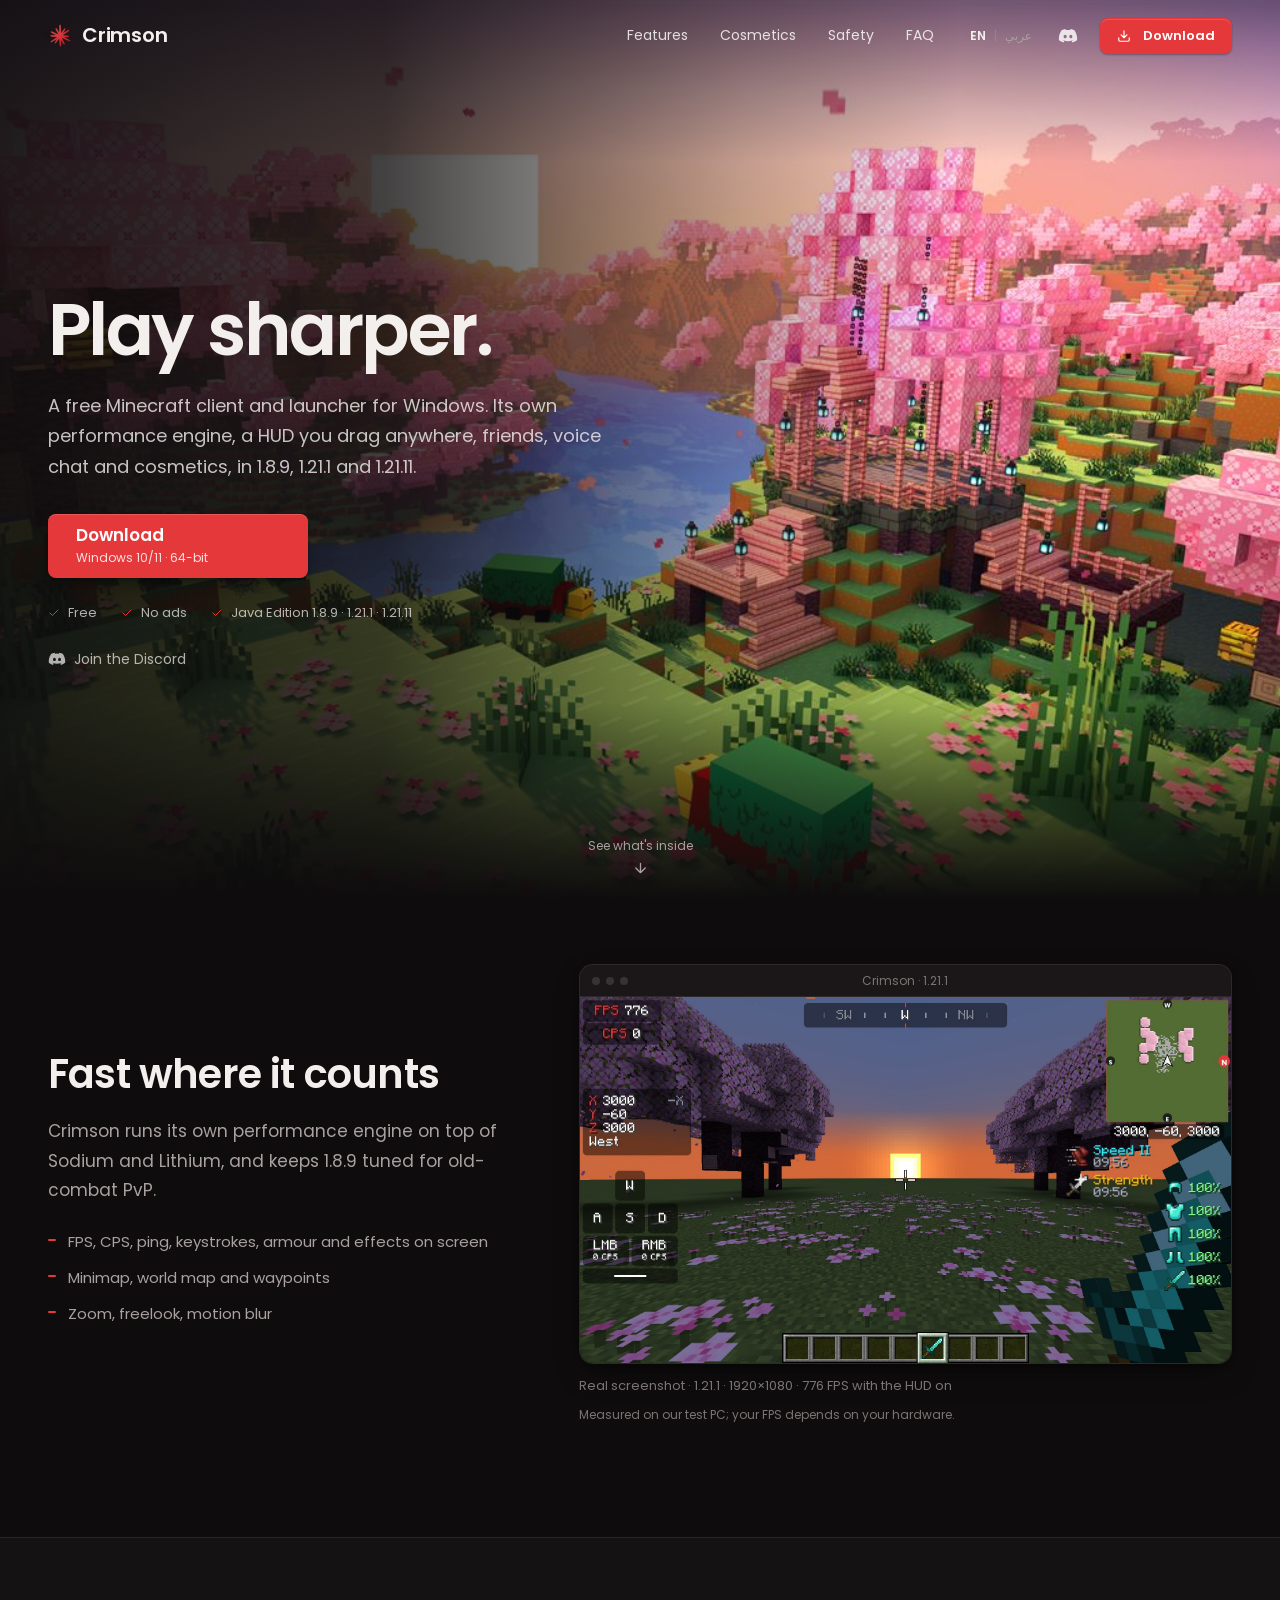
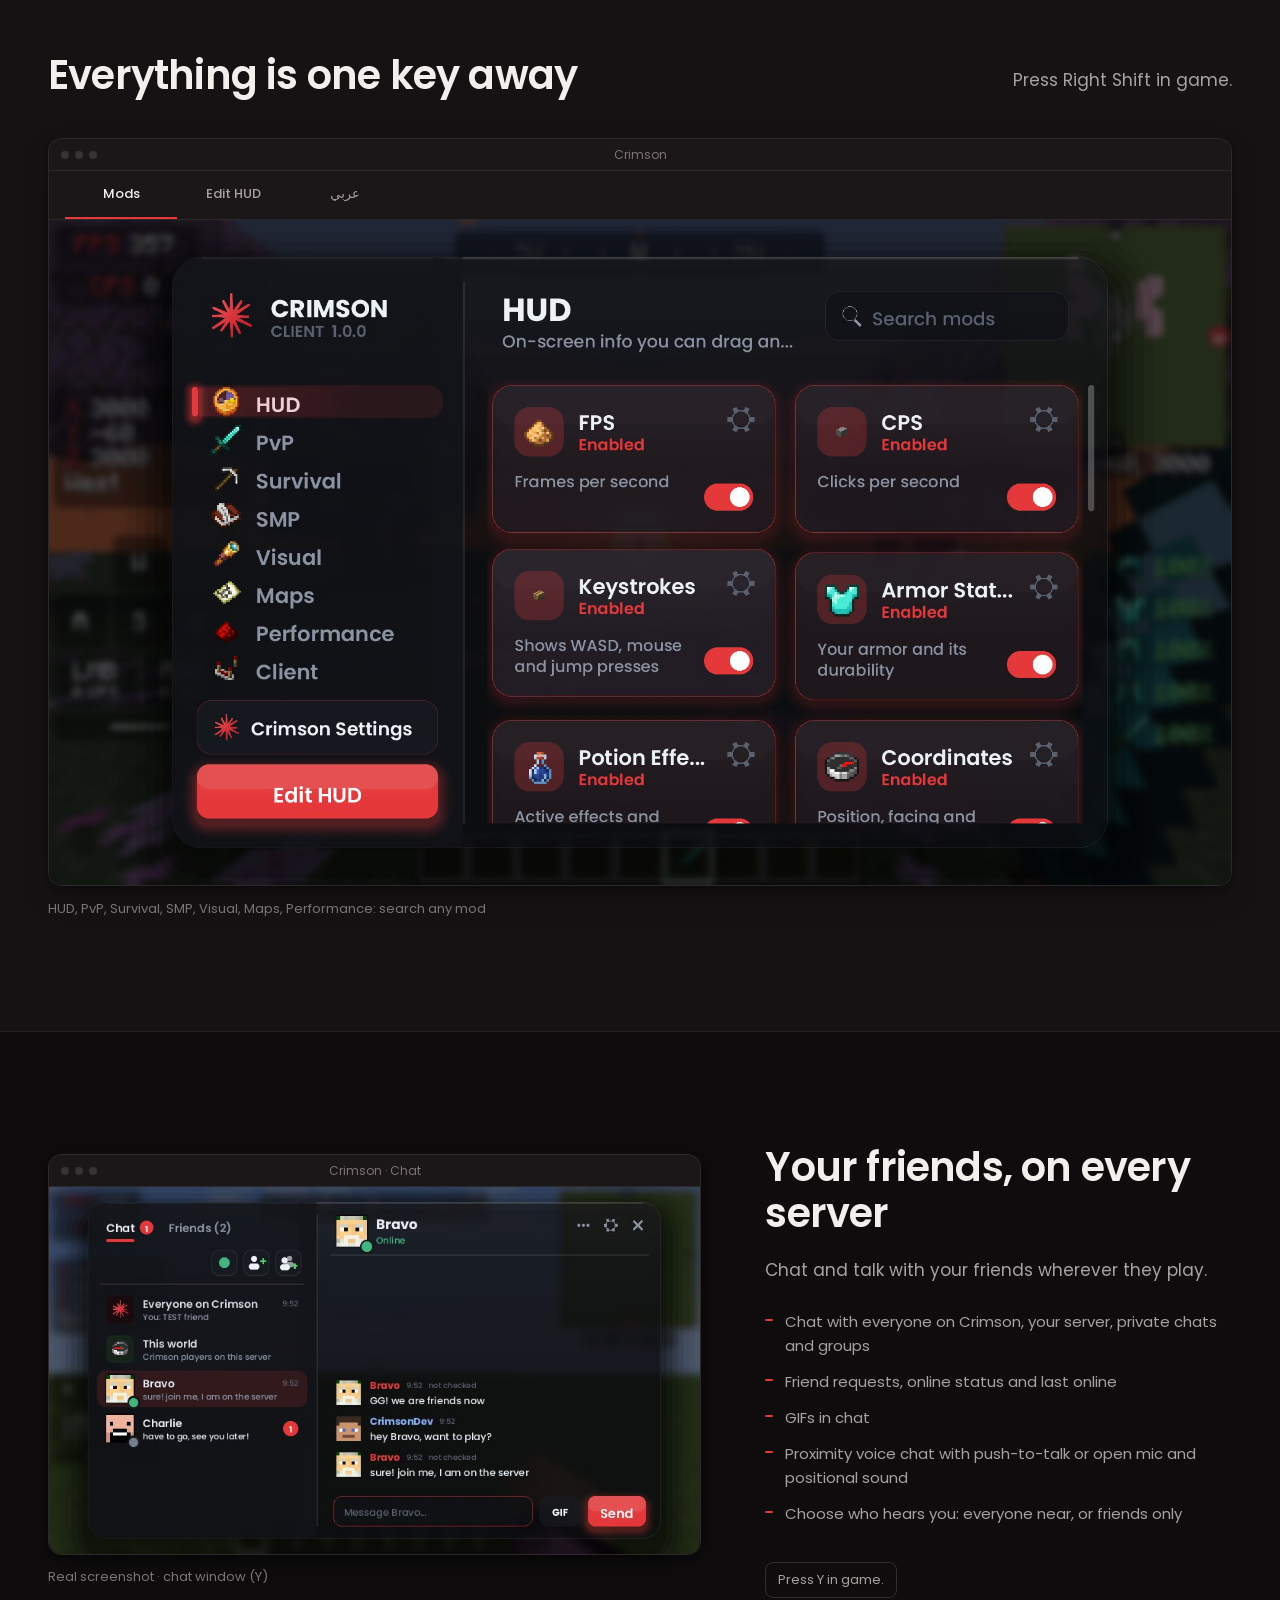
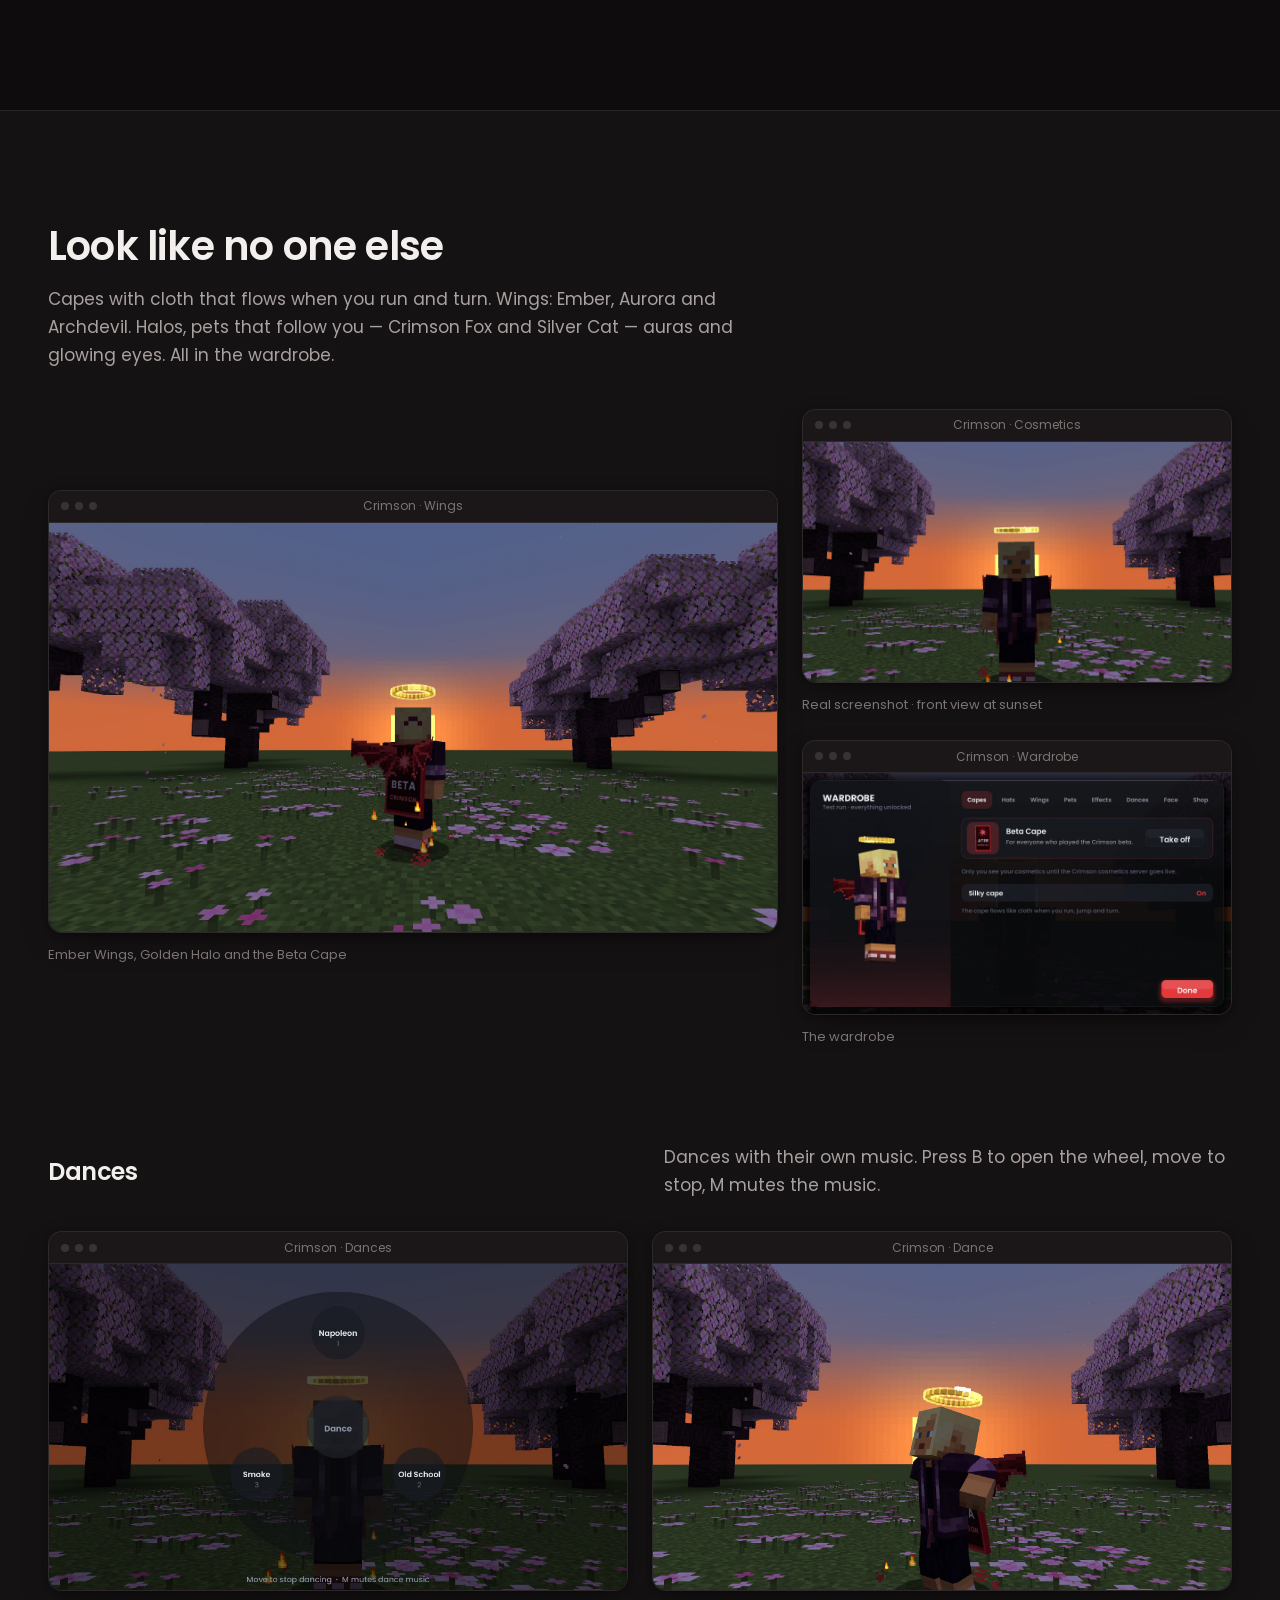
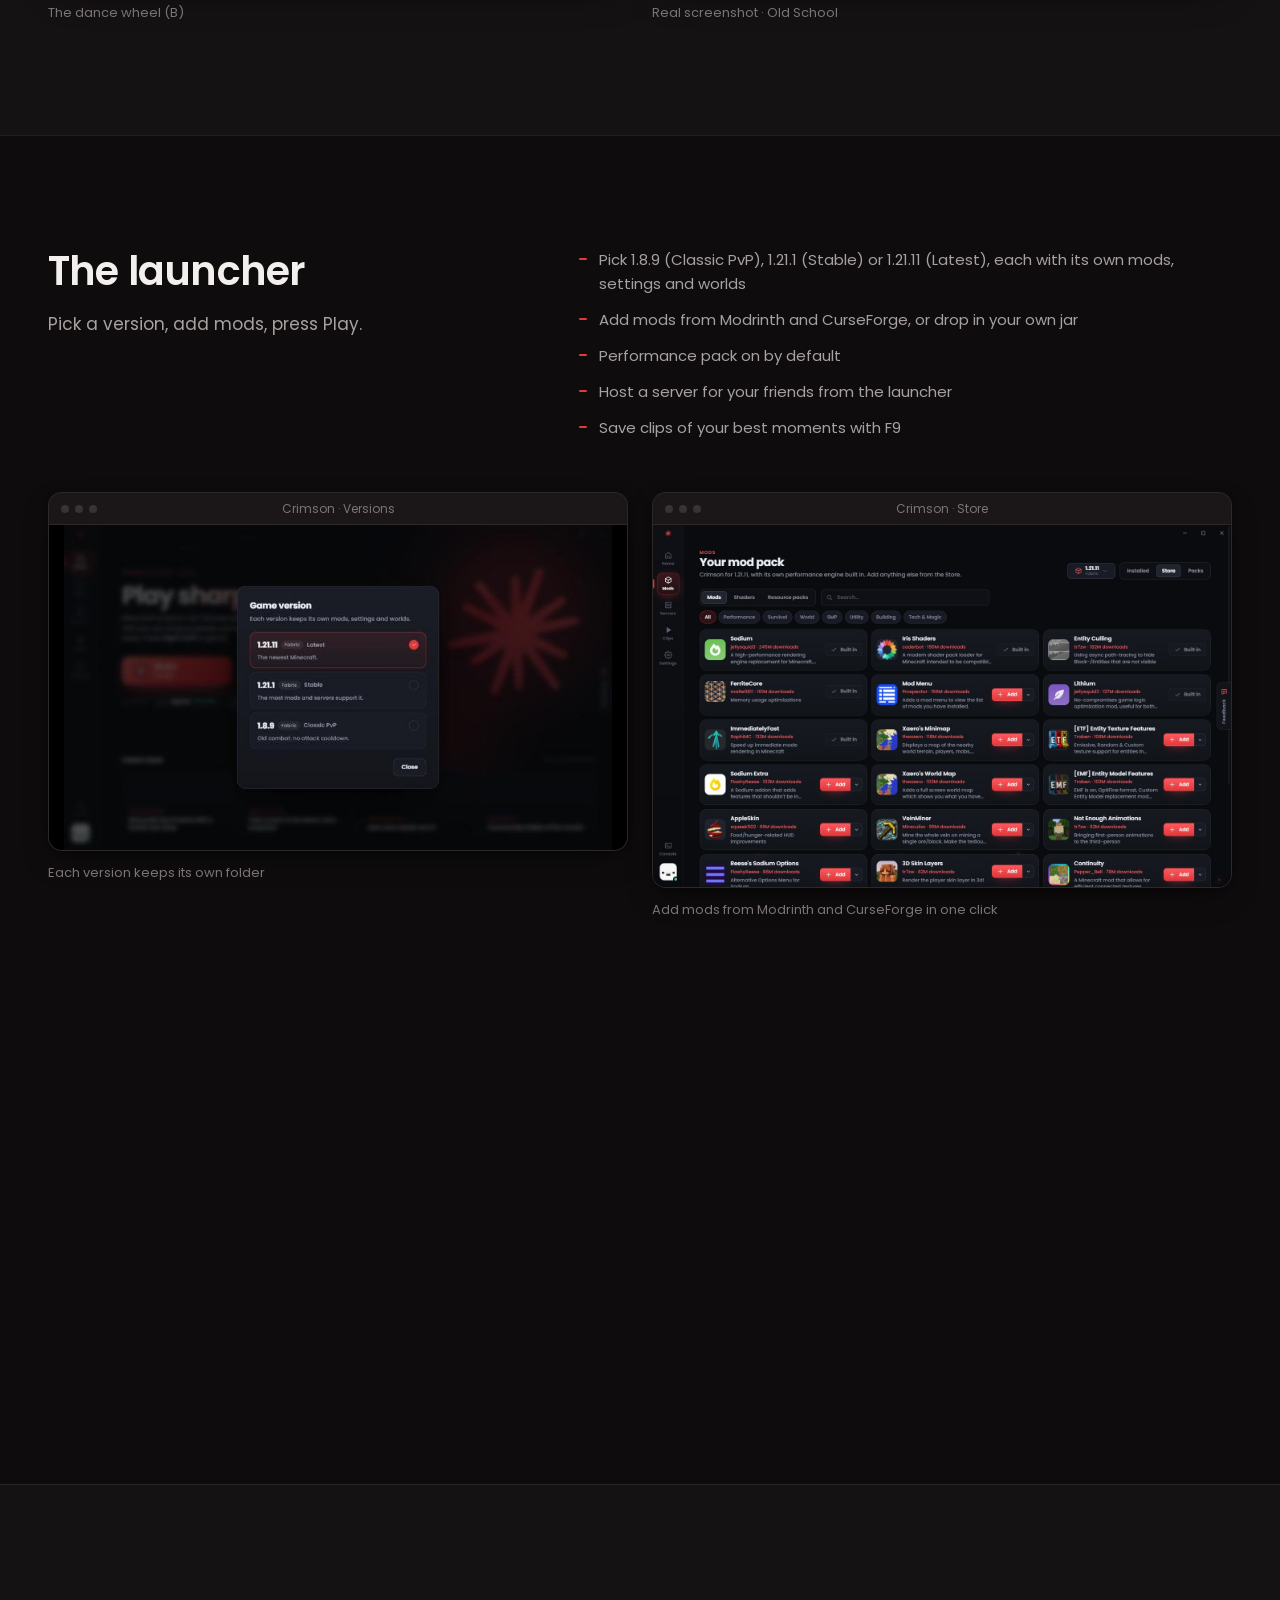
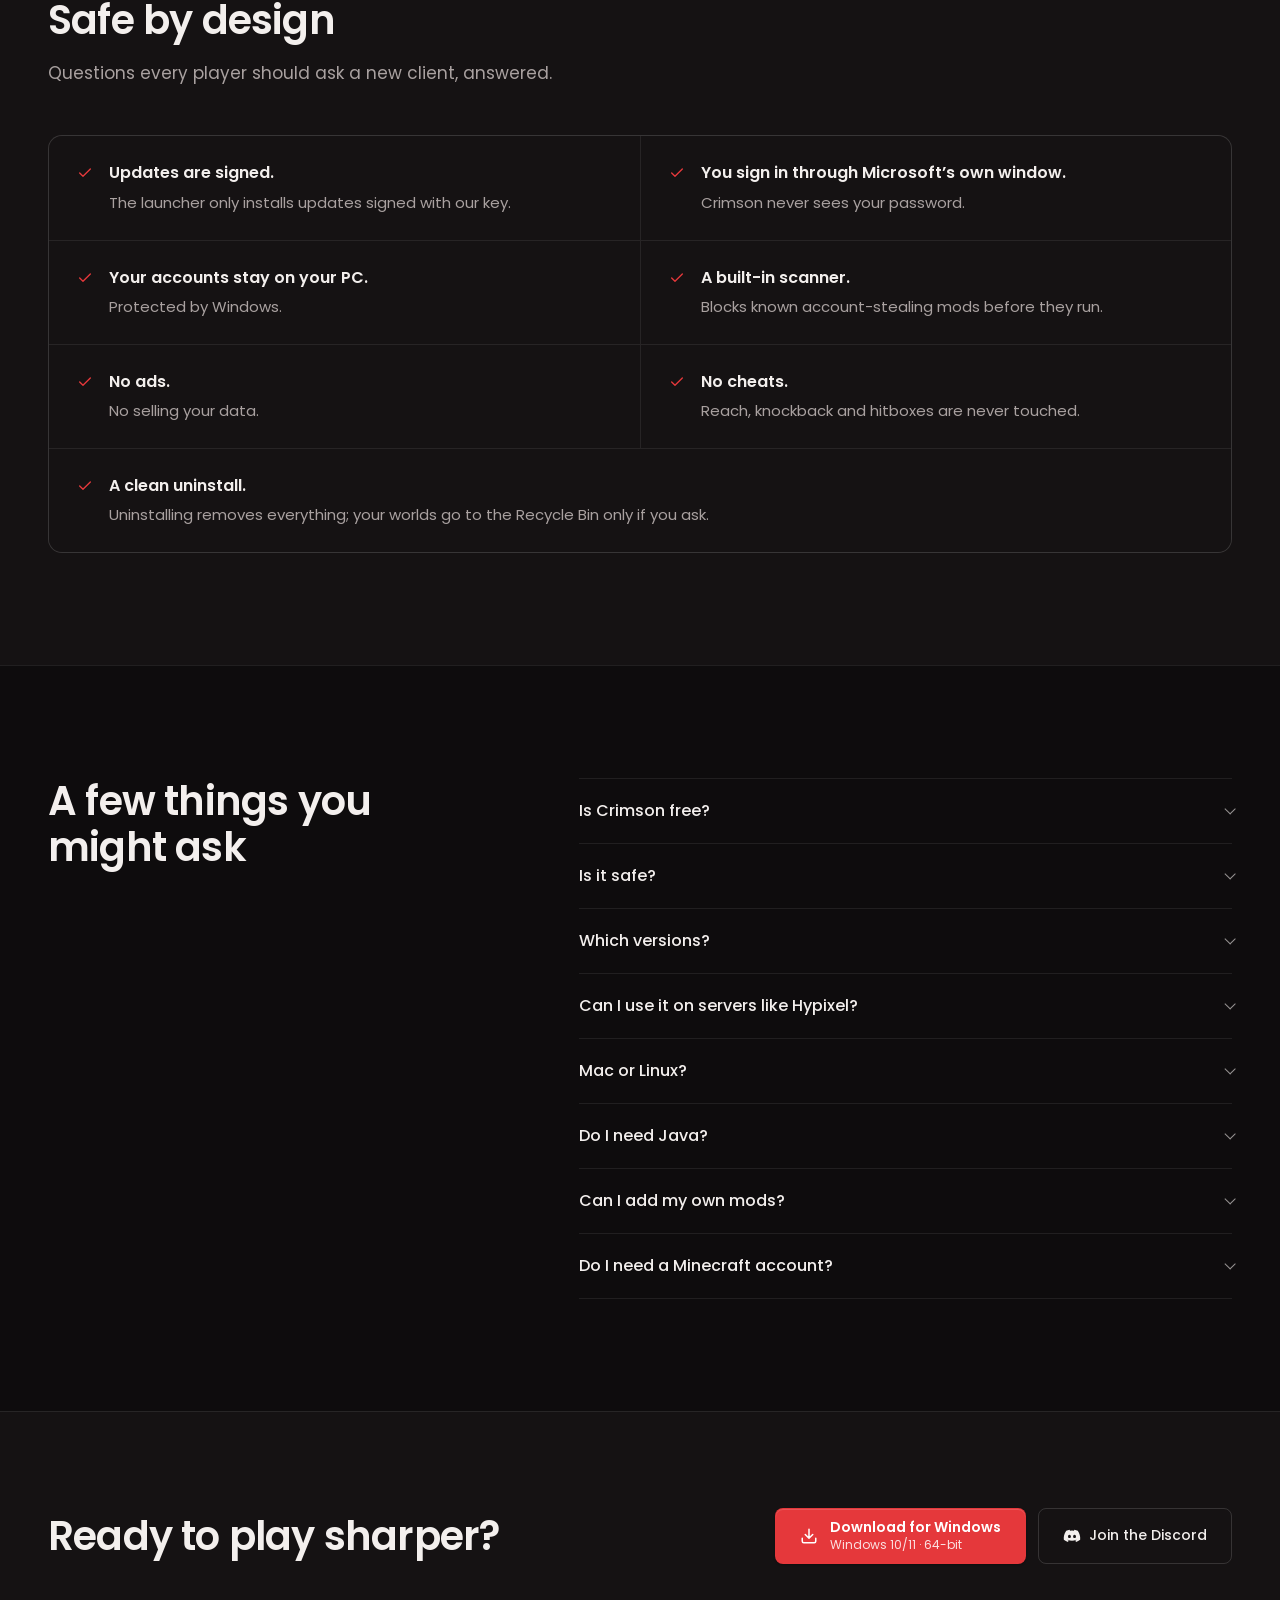
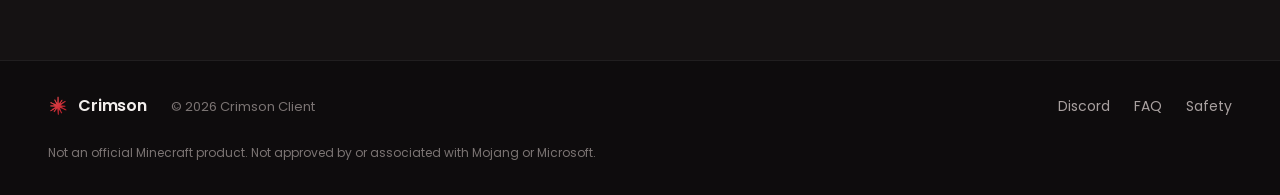
<file: index.html>
<!doctype html>
<html lang="en" dir="ltr">
<head>
<meta charset="utf-8">
<meta name="viewport" content="width=device-width, initial-scale=1, viewport-fit=cover">
<title>Crimson Client: free Minecraft client for PvP (1.8.9, 1.21.1, 1.21.11)</title>
<meta name="description" content="A free Minecraft Java client and launcher for Windows. Performance, a customizable HUD, friends, voice chat and cosmetics. No ads. No cheats.">
<meta property="og:title" content="Crimson Client: free Minecraft client for PvP (1.8.9, 1.21.1, 1.21.11)">
<meta property="og:description" content="A free Minecraft Java client and launcher for Windows. Performance, a customizable HUD, friends, voice chat and cosmetics. No ads. No cheats.">
<meta property="og:type" content="website">
<meta property="og:image" content="img/hero-cherry.jpg">
<meta name="twitter:card" content="summary_large_image">
<link rel="icon" type="image/png" href="img/crimson-logo.png">
<link rel="preconnect" href="https://fonts.googleapis.com">
<link rel="preconnect" href="https://fonts.gstatic.com" crossorigin>
<link rel="stylesheet" href="https://fonts.googleapis.com/css2?family=Noto+Sans+Arabic:wght@400;500;600;700&family=Poppins:wght@400;500;600;700&display=swap">
<link rel="stylesheet" href="css/site.css">
<link rel="preload" as="image" href="img/hero-cherry.jpg" imagesrcset="img/hero-cherry-1280.jpg 1280w, img/hero-cherry.jpg 2560w" imagesizes="100vw">
</head>
<body>
<div class="crimson-site">
<a class="skip-link" href="#main" data-i18n="skip">Skip to content</a>

<header class="site-header over-film">
  <div class="container header-inner">
    <a href="#" class="brand" aria-label="Crimson"><img src="img/crimson-logo.png" alt="" width="24" height="24">Crimson</a>
    <nav class="header-nav" data-i18n-aria="navigation" aria-label="Main navigation">
      <a href="#features" data-i18n="nav.0">Features</a><a href="#cosmetics" data-i18n="nav.1">Cosmetics</a><a href="#safety" data-i18n="nav.2">Safety</a><a href="#faq" data-i18n="nav.3">FAQ</a>
    </nav>
    <div class="header-actions">
      <div class="language-control" data-i18n-aria="languageLabel" aria-label="Language">
        <button type="button" class="btn quiet-button language-button active" data-lang="en" lang="en" aria-pressed="true">EN</button><span class="language-divider" aria-hidden="true">|</span><button type="button" class="btn quiet-button language-button" data-lang="ar" lang="ar" aria-pressed="false">عربي</button>
      </div>
      <a class="icon-link" data-discord data-i18n-aria="discord" aria-label="Join the Discord" target="_blank" rel="noopener noreferrer"><svg viewBox="0 0 24 24" fill="currentColor" aria-hidden="true"><use href="#i-discord"/></svg></a>
      <div data-download="compact"></div>
      <button type="button" class="btn quiet-button mobile-menu-toggle" aria-expanded="false" aria-controls="mobile-navigation" data-i18n-aria="menu" aria-label="Open menu"><svg class="i-open" viewBox="0 0 24 24" aria-hidden="true"><use href="#i-menu"/></svg><svg class="i-close" viewBox="0 0 24 24" aria-hidden="true"><use href="#i-x"/></svg></button>
    </div>
  </div>
  <nav id="mobile-navigation" class="mobile-nav" hidden data-i18n-aria="menu" aria-label="Open menu">
    <a href="#features" data-i18n="nav.0">Features</a><a href="#cosmetics" data-i18n="nav.1">Cosmetics</a><a href="#safety" data-i18n="nav.2">Safety</a><a href="#faq" data-i18n="nav.3">FAQ</a>
    <a data-discord data-i18n="discord" target="_blank" rel="noopener noreferrer">Join the Discord</a>
    <div data-download="full"></div>
  </nav>
</header>

<main id="main">
  <!-- The first screen: an official Minecraft wallpaper (Mojang, "Soothing Scenes": the cherry grove), sharp, with
       the name, one line and the Download button on the left. -->
  <section class="hero-section" aria-labelledby="hero-title">
    <img class="hero-bg" src="img/hero-cherry.jpg" srcset="img/hero-cherry-1280.jpg 1280w, img/hero-cherry.jpg 2560w" sizes="100vw" alt="" width="2560" height="1440" fetchpriority="high">
    <div class="hero-shade" aria-hidden="true"></div>
    <div class="container hero-center">
      <h1 id="hero-title" data-i18n="hero">Play sharper.</h1>
      <p class="hero-intro" data-i18n="intro">A free Minecraft client and launcher for Windows. Its own performance engine, a HUD you drag anywhere, friends, voice chat and cosmetics, in 1.8.9, 1.21.1 and 1.21.11.</p>
      <div data-download="hero"></div>
      <div class="hero-ticks">
        <span><svg viewBox="0 0 24 24" aria-hidden="true"><use href="#i-check"/></svg><span data-i18n="ticks.0">Free</span></span>
        <span><svg viewBox="0 0 24 24" aria-hidden="true"><use href="#i-check"/></svg><span data-i18n="ticks.1">No ads</span></span>
        <span><svg viewBox="0 0 24 24" aria-hidden="true"><use href="#i-check"/></svg><span data-i18n="ticks.2">Java Edition 1.8.9 · 1.21.1 · 1.21.11</span></span>
      </div>
      <a class="hero-discord" data-discord target="_blank" rel="noopener noreferrer"><svg viewBox="0 0 24 24" fill="currentColor" aria-hidden="true"><use href="#i-discord"/></svg><span data-i18n="discord">Join the Discord</span><span class="discord-online" hidden></span></a>
    </div>
    <a class="hero-scroll" href="#features"><span data-i18n="inside">See what's inside</span><svg viewBox="0 0 24 24" aria-hidden="true"><use href="#i-arrow-down"/></svg></a>
  </section>

  <section id="features" class="section performance-section">
    <div class="container feature-row">
      <div class="section-copy">
        <h2 data-i18n="performance">Fast where it counts</h2>
        <p data-i18n="performanceText">Crimson runs its own performance engine on top of Sodium and Lithium, and keeps 1.8.9 tuned for old-combat PvP.</p>
        <ul class="dot-list"><li data-i18n="performanceList.0">FPS, CPS, ping, keystrokes, armour and effects on screen</li><li data-i18n="performanceList.1">Minimap, world map and waypoints</li><li data-i18n="performanceList.2">Zoom, freelook, motion blur</li></ul>
      </div>
      <div class="media-column">
        <figure class="screenshot-figure"><div class="window-frame"><div class="window-bar" aria-hidden="true"><span class="window-dots"><i></i><i></i><i></i></span><span class="window-label" data-i18n="frameLabels.0">Crimson · 1.21.1</span><span class="window-end"></span></div><img class="game-screenshot" src="img/hud.jpg" data-i18n-alt="alt.hud" alt="Crimson HUD showing 776 FPS, keystrokes, armour, effects, compass and minimap" width="1920" height="1080" loading="lazy"></div><figcaption data-i18n="performanceCaption">Real screenshot · 1.21.1 · 1920×1080 · 776 FPS with the HUD on</figcaption></figure>
        <p class="measurement" data-i18n="measurement">Measured on our test PC; your FPS depends on your hardware.</p>
      </div>
    </div>
  </section>

  <section class="section menu-section">
    <div class="container">
      <div class="section-heading"><h2 data-i18n="menuTitle">Everything is one key away</h2><p data-i18n="menuSub">Press Right Shift in game.</p></div>
      <figure class="screenshot-figure"><div class="window-frame">
        <div class="window-bar" aria-hidden="true"><span class="window-dots"><i></i><i></i><i></i></span><span class="window-label" data-i18n="frameLabels.1">Crimson</span><span class="window-end"></span></div>
        <div class="tab-list" role="tablist" data-i18n-aria="menuTitle" aria-label="Everything is one key away">
          <button type="button" class="btn quiet-button tab-button" role="tab" id="game-tab-0" aria-controls="game-panel" aria-selected="true" tabindex="0" data-i18n="tabs.0">Mods</button>
          <button type="button" class="btn quiet-button tab-button" role="tab" id="game-tab-1" aria-controls="game-panel" aria-selected="false" tabindex="-1" data-i18n="tabs.1">Edit HUD</button>
          <button type="button" class="btn quiet-button tab-button" role="tab" id="game-tab-2" aria-controls="game-panel" aria-selected="false" tabindex="-1" data-i18n="tabs.2">عربي</button>
        </div>
        <div id="game-panel" role="tabpanel" aria-labelledby="game-tab-0" tabindex="0"><img class="game-screenshot tab-image" src="img/mod-menu.jpg" data-i18n-alt="alt.mods" alt="Crimson mod menu with searchable HUD, PvP, survival and performance categories" width="1920" height="1080" loading="lazy"></div>
      </div></figure>
      <p class="pixel-label tab-caption" data-i18n="tabCaptions.0">HUD, PvP, Survival, SMP, Visual, Maps, Performance: search any mod</p>
    </div>
  </section>

  <section class="section social-section">
    <div class="container feature-row image-first">
      <figure class="screenshot-figure"><div class="window-frame"><div class="window-bar" aria-hidden="true"><span class="window-dots"><i></i><i></i><i></i></span><span class="window-label" data-i18n="frameLabels.2">Crimson · Chat</span><span class="window-end"></span></div><img class="game-screenshot" src="img/chat.jpg" data-i18n-alt="alt.chat" alt="Crimson chat with friends, server conversations and private messages" width="854" height="480" loading="lazy"></div><figcaption data-i18n="socialCaption">Real screenshot · chat window (Y)</figcaption></figure>
      <div class="section-copy">
        <h2 data-i18n="socialTitle">Your friends, on every server</h2>
        <p data-i18n="socialText">Chat and talk with your friends wherever they play.</p>
        <ul class="dot-list"><li data-i18n="socialList.0">Chat with everyone on Crimson, your server, private chats and groups</li><li data-i18n="socialList.1">Friend requests, online status and last online</li><li data-i18n="socialList.2">GIFs in chat</li><li data-i18n="socialList.3">Proximity voice chat with push-to-talk or open mic and positional sound</li><li data-i18n="socialList.4">Choose who hears you: everyone near, or friends only</li></ul>
        <div class="pixel-label key-note" data-i18n="socialKey">Press Y in game.</div>
      </div>
    </div>
  </section>

  <section id="cosmetics" class="section cosmetics-section">
    <div class="container">
      <div class="section-heading cosmetics-intro"><h2 data-i18n="cosmeticsTitle">Look like no one else</h2><p data-i18n="cosmeticsText">Capes with cloth that flows when you run and turn. Wings: Ember, Aurora and Archdevil. Halos, pets that follow you — Crimson Fox and Silver Cat — auras and glowing eyes. All in the wardrobe.</p></div>
      <div class="cosmetics-layout">
        <figure class="screenshot-figure"><div class="window-frame"><div class="window-bar" aria-hidden="true"><span class="window-dots"><i></i><i></i><i></i></span><span class="window-label" data-i18n="frameLabels.3">Crimson · Wings</span><span class="window-end"></span></div><img class="game-screenshot" src="img/wings.jpg" data-i18n-alt="alt.wings" alt="Minecraft player wearing Crimson wings in a cherry grove" width="1920" height="1080" loading="lazy"></div><figcaption data-i18n="wingsCaption">Ember Wings, Golden Halo and the Beta Cape</figcaption></figure>
        <div class="cosmetics-stack">
          <figure class="screenshot-figure"><div class="window-frame"><div class="window-bar" aria-hidden="true"><span class="window-dots"><i></i><i></i><i></i></span><span class="window-label" data-i18n="frameLabels.4">Crimson · Cosmetics</span><span class="window-end"></span></div><img class="game-screenshot" src="img/cosmetics.jpg" data-i18n-alt="alt.cosmetics" alt="Minecraft player showing a halo, cape and cosmetic effects" width="1920" height="1080" loading="lazy"></div><figcaption data-i18n="cosmeticsCaption">Real screenshot · front view at sunset</figcaption></figure>
          <figure class="screenshot-figure"><div class="window-frame"><div class="window-bar" aria-hidden="true"><span class="window-dots"><i></i><i></i><i></i></span><span class="window-label" data-i18n="frameLabels.5">Crimson · Wardrobe</span><span class="window-end"></span></div><img class="game-screenshot" src="img/wardrobe.jpg" data-i18n-alt="alt.wardrobe" alt="Crimson wardrobe with the Beta Cape on the player preview" width="1920" height="1080" loading="lazy"></div><figcaption data-i18n="wardrobeCaption">The wardrobe</figcaption></figure>
        </div>
      </div>
      <div class="dances-heading"><h3 data-i18n="dancesTitle">Dances</h3><p data-i18n="dancesText">Dances with their own music. Press B to open the wheel, move to stop, M mutes the music.</p></div>
      <div class="paired-windows">
        <figure class="screenshot-figure"><div class="window-frame"><div class="window-bar" aria-hidden="true"><span class="window-dots"><i></i><i></i><i></i></span><span class="window-label" data-i18n="frameLabels.6">Crimson · Dances</span><span class="window-end"></span></div><img class="game-screenshot" src="img/dance-wheel.jpg" data-i18n-alt="alt.wheel" alt="Crimson dance wheel with selectable dances" width="1920" height="1080" loading="lazy"></div><figcaption data-i18n="danceWheelCaption">The dance wheel (B)</figcaption></figure>
        <figure class="screenshot-figure"><div class="window-frame"><div class="window-bar" aria-hidden="true"><span class="window-dots"><i></i><i></i><i></i></span><span class="window-label" data-i18n="frameLabels.7">Crimson · Dance</span><span class="window-end"></span></div><img class="game-screenshot" src="img/dance.jpg" data-i18n-alt="alt.dance" alt="Player dancing Old School with a halo and wings at sunset" width="1920" height="1080" loading="lazy"></div><figcaption data-i18n="danceCaption">Real screenshot · Old School</figcaption></figure>
      </div>
    </div>
  </section>

  <section class="section launcher-section">
    <div class="container">
      <div class="launcher-heading">
        <div><h2 data-i18n="launcherTitle">The launcher</h2><p data-i18n="launcherText">Pick a version, add mods, press Play.</p></div>
        <ul class="dot-list"><li data-i18n="launcherList.0">Pick 1.8.9 (Classic PvP), 1.21.1 (Stable) or 1.21.11 (Latest), each with its own mods, settings and worlds</li><li data-i18n="launcherList.1">Add mods from Modrinth and CurseForge, or drop in your own jar</li><li data-i18n="launcherList.2">Performance pack on by default</li><li data-i18n="launcherList.3">Host a server for your friends from the launcher</li><li data-i18n="launcherList.4">Save clips of your best moments with F9</li></ul>
      </div>
      <div class="paired-windows launcher-windows">
        <figure class="screenshot-figure"><div class="window-frame"><div class="window-bar" aria-hidden="true"><span class="window-dots"><i></i><i></i><i></i></span><span class="window-label" data-i18n="frameLabels.8">Crimson · Versions</span><span class="window-end"></span></div><img class="game-screenshot" src="img/launcher-versions.jpg" data-i18n-alt="alt.versions" alt="Crimson launcher version picker: 1.21.11 Latest, 1.21.1 Stable, 1.8.9 Classic PvP" width="800" height="474" loading="lazy"></div><figcaption data-i18n="versionsCaption">Each version keeps its own folder</figcaption></figure>
        <figure class="screenshot-figure"><div class="window-frame"><div class="window-bar" aria-hidden="true"><span class="window-dots"><i></i><i></i><i></i></span><span class="window-label" data-i18n="launcherLabels.0">Crimson · Store</span><span class="window-end"></span></div><img class="game-screenshot wide" src="img/launcher-store.jpg" data-i18n-alt="alt.launcherStore" alt="Crimson launcher store with Modrinth and CurseForge mods" width="1440" height="900" loading="lazy"></div><figcaption data-i18n="launcherCaptions.0">Add mods from Modrinth and CurseForge in one click</figcaption></figure>
        <figure class="screenshot-figure"><div class="window-frame"><div class="window-bar" aria-hidden="true"><span class="window-dots"><i></i><i></i><i></i></span><span class="window-label" data-i18n="launcherLabels.1">Crimson · Servers</span><span class="window-end"></span></div><img class="game-screenshot wide" src="img/launcher-server.jpg" data-i18n-alt="alt.launcherServer" alt="Crimson launcher server creation window" width="1440" height="900" loading="lazy"></div><figcaption data-i18n="launcherCaptions.1">Create a server for your friends from one window</figcaption></figure>
        <figure class="screenshot-figure"><div class="window-frame"><div class="window-bar" aria-hidden="true"><span class="window-dots"><i></i><i></i><i></i></span><span class="window-label" data-i18n="launcherLabels.2">Crimson · Settings</span><span class="window-end"></span></div><img class="game-screenshot wide" src="img/launcher-settings.jpg" data-i18n-alt="alt.launcherSettings" alt="Crimson launcher memory, window, language and Java settings" width="1440" height="900" loading="lazy"></div><figcaption data-i18n="launcherCaptions.2">Memory, window size, language and Java tuning</figcaption></figure>
      </div>
    </div>
  </section>

  <section id="safety" class="section safety-section">
    <div class="container">
      <div class="section-heading"><h2 data-i18n="safetyTitle">Safe by design</h2><p data-i18n="safetySub">Questions every player should ask a new client, answered.</p></div>
      <ul class="safety-list">
        <li><svg viewBox="0 0 24 24" aria-hidden="true"><use href="#i-check"/></svg><div><strong data-i18n="safety.0.0">Updates are signed.</strong><p data-i18n="safety.0.1">The launcher only installs updates signed with our key.</p></div></li>
        <li><svg viewBox="0 0 24 24" aria-hidden="true"><use href="#i-check"/></svg><div><strong data-i18n="safety.1.0">You sign in through Microsoft’s own window.</strong><p data-i18n="safety.1.1">Crimson never sees your password.</p></div></li>
        <li><svg viewBox="0 0 24 24" aria-hidden="true"><use href="#i-check"/></svg><div><strong data-i18n="safety.2.0">Your accounts stay on your PC.</strong><p data-i18n="safety.2.1">Protected by Windows.</p></div></li>
        <li><svg viewBox="0 0 24 24" aria-hidden="true"><use href="#i-check"/></svg><div><strong data-i18n="safety.3.0">A built-in scanner.</strong><p data-i18n="safety.3.1">Blocks known account-stealing mods before they run.</p></div></li>
        <li><svg viewBox="0 0 24 24" aria-hidden="true"><use href="#i-check"/></svg><div><strong data-i18n="safety.4.0">No ads.</strong><p data-i18n="safety.4.1">No selling your data.</p></div></li>
        <li><svg viewBox="0 0 24 24" aria-hidden="true"><use href="#i-check"/></svg><div><strong data-i18n="safety.5.0">No cheats.</strong><p data-i18n="safety.5.1">Reach, knockback and hitboxes are never touched.</p></div></li>
        <li><svg viewBox="0 0 24 24" aria-hidden="true"><use href="#i-check"/></svg><div><strong data-i18n="safety.6.0">A clean uninstall.</strong><p data-i18n="safety.6.1">Uninstalling removes everything; your worlds go to the Recycle Bin only if you ask.</p></div></li>
      </ul>
    </div>
  </section>

  <section id="faq" class="section faq-section">
    <div class="container faq-layout">
      <h2 data-i18n="faqTitle">A few things you might ask</h2>
      <div class="faq-accordion">
        <details class="faq-item"><summary class="faq-trigger" data-i18n="faq.0.0">Is Crimson free?</summary><div class="faq-content" data-i18n="faq.0.1">Yes. The client, the launcher and every built-in mod are free.</div></details>
        <details class="faq-item"><summary class="faq-trigger" data-i18n="faq.1.0">Is it safe?</summary><div class="faq-content"><span data-i18n="faq.1.1">Updates are signed, you sign in through Microsoft, and accounts stay protected on your PC. A built-in scanner blocks known account-stealing mods. No ads or selling your data.</span><br><a href="#safety" class="safety-link" data-i18n="safetyLink">Read about safety</a></div></details>
        <details class="faq-item"><summary class="faq-trigger" data-i18n="faq.2.0">Which versions?</summary><div class="faq-content" data-i18n="faq.2.1">1.8.9, 1.21.1 and 1.21.11, Java Edition.</div></details>
        <details class="faq-item"><summary class="faq-trigger" data-i18n="faq.3.0">Can I use it on servers like Hypixel?</summary><div class="faq-content" data-i18n="faq.3.1">Crimson has no cheats and changes nothing about combat, so you can use it like any other client. Always follow each server’s rules.</div></details>
        <details class="faq-item"><summary class="faq-trigger" data-i18n="faq.4.0">Mac or Linux?</summary><div class="faq-content" data-i18n="faq.4.1">Windows only for now.</div></details>
        <details class="faq-item"><summary class="faq-trigger" data-i18n="faq.5.0">Do I need Java?</summary><div class="faq-content" data-i18n="faq.5.1">No, the launcher sets everything up.</div></details>
        <details class="faq-item"><summary class="faq-trigger" data-i18n="faq.6.0">Can I add my own mods?</summary><div class="faq-content" data-i18n="faq.6.1">Yes: Fabric mods for 1.21.x, and Legacy Fabric for 1.8.9.</div></details>
        <details class="faq-item"><summary class="faq-trigger" data-i18n="faq.7.0">Do I need a Minecraft account?</summary><div class="faq-content" data-i18n="faq.7.1">Sign in with your Microsoft account, like the official launcher.</div></details>
      </div>
    </div>
  </section>

  <section class="final-section">
    <div class="container final-inner">
      <h2 data-i18n="finalTitle">Ready to play sharper?</h2>
      <div class="final-actions">
        <div data-download="full"></div>
        <a class="btn quiet-button discord-button" data-discord target="_blank" rel="noopener noreferrer"><svg viewBox="0 0 24 24" fill="currentColor" aria-hidden="true"><use href="#i-discord"/></svg><span data-i18n="discord">Join the Discord</span><span class="discord-online" hidden></span></a>
      </div>
    </div>
  </section>
</main>

<footer class="site-footer">
  <div class="container">
    <div class="footer-top">
      <a href="#" class="brand footer-brand"><img src="img/crimson-logo.png" alt="" width="22" height="22" loading="lazy">Crimson</a>
      <span class="copyright" data-i18n="copyright">© 2026 Crimson Client</span>
      <nav class="footer-links"><a data-discord data-i18n="discordName" target="_blank" rel="noopener noreferrer">Discord</a><a href="#faq" data-i18n="nav.3">FAQ</a><a href="#safety" data-i18n="nav.2">Safety</a></nav>
    </div>
    <p class="disclaimer" data-i18n="disclaimer">Not an official Minecraft product. Not approved by or associated with Mojang or Microsoft.</p>
  </div>
</footer>
</div>

<svg width="0" height="0" style="position:absolute" aria-hidden="true">
  <symbol id="i-check" viewBox="0 0 24 24"><path d="M20 6 9 17l-5-5" fill="none" stroke="currentColor" stroke-width="2" stroke-linecap="round" stroke-linejoin="round"/></symbol>
  <symbol id="i-arrow-down" viewBox="0 0 24 24"><path d="M12 5v14M19 12l-7 7-7-7" fill="none" stroke="currentColor" stroke-width="2" stroke-linecap="round" stroke-linejoin="round"/></symbol>
  <symbol id="i-arrow-up-right" viewBox="0 0 24 24"><path d="M7 17 17 7M7 7h10v10" fill="none" stroke="currentColor" stroke-width="2" stroke-linecap="round" stroke-linejoin="round"/></symbol>
  <symbol id="i-download" viewBox="0 0 24 24"><path d="M21 15v4a2 2 0 0 1-2 2H5a2 2 0 0 1-2-2v-4M7 10l5 5 5-5M12 15V3" fill="none" stroke="currentColor" stroke-width="2" stroke-linecap="round" stroke-linejoin="round"/></symbol>
  <symbol id="i-menu" viewBox="0 0 24 24"><path d="M4 6h16M4 12h16M4 18h16" fill="none" stroke="currentColor" stroke-width="2" stroke-linecap="round"/></symbol>
  <symbol id="i-x" viewBox="0 0 24 24"><path d="M18 6 6 18M6 6l12 12" fill="none" stroke="currentColor" stroke-width="2" stroke-linecap="round"/></symbol>
  <symbol id="i-discord" viewBox="0 0 24 24"><path d="M19.7 5.1a18 18 0 0 0-4.5-1.4l-.6 1.2a16.6 16.6 0 0 0-5.2 0l-.6-1.2a18 18 0 0 0-4.5 1.4C1.5 9.2.7 13.2 1.1 17.1a18 18 0 0 0 5.5 2.8l1.1-1.8-1.7-.8.4-.3a13 13 0 0 0 11.2 0l.4.3-1.7.8 1.1 1.8a18 18 0 0 0 5.5-2.8c.5-4.5-.9-8.4-3.2-12ZM8.6 14.8c-1.1 0-1.9-1-1.9-2.2s.8-2.2 1.9-2.2 1.9 1 1.9 2.2-.8 2.2-1.9 2.2Zm6.8 0c-1.1 0-1.9-1-1.9-2.2s.8-2.2 1.9-2.2 1.9 1 1.9 2.2-.8 2.2-1.9 2.2Z"/></symbol>
</svg>

<script src="js/config.js"></script>
<script src="js/i18n.js"></script>
<script src="js/site.js"></script>
</body>
</html>
</file>
<file: css/site.css>
/* Crimson website. One accent (Crimson red) on a warm, near-black neutral ramp; Poppins for Latin, Noto Sans
   Arabic for Arabic. Sharp and quiet: no glass blur, no glows, spacing on a 4 px scale, one radius pair (8 / 14). */
:root {
  --bg: #0e0c0d; --surface: #151213; --surface-2: #1b1718; --surface-3: #221d1e;
  --line: rgba(255, 255, 255, .08); --line-strong: rgba(255, 255, 255, .14);
  --text: #f3efed; --muted: #a9a1a0; --faint: #7b7473;
  --accent: #e5383b; --accent-hover: #f04a4d; --accent-press: #c42b2e;
  --radius-s: 8px; --radius-l: 14px;
  --shadow-1: 0 1px 2px rgba(0, 0, 0, .3);
  --shadow-2: 0 12px 32px -12px rgba(0, 0, 0, .55), 0 2px 6px rgba(0, 0, 0, .25);
  --ease-out: cubic-bezier(.2, .7, .2, 1);
  color-scheme: dark;
}
*, *::before, *::after { box-sizing: border-box; border: 0 solid var(--line); }
html { scroll-behavior: smooth; scroll-padding-top: 88px; -webkit-text-size-adjust: 100%; }
body { margin: 0; background: var(--bg); color: var(--text); font-family: 'Poppins', system-ui, sans-serif; font-size: 16px; line-height: 1.65;
  -webkit-font-smoothing: antialiased; -moz-osx-font-smoothing: grayscale; text-rendering: optimizeLegibility; }
img, video, svg { display: block; max-width: 100%; }
img { height: auto; }
a { color: inherit; text-decoration: none; }
button { font: inherit; color: inherit; background: none; cursor: pointer; padding: 0; }
button, a { -webkit-tap-highlight-color: transparent; }
:focus-visible { outline: 2px solid var(--accent); outline-offset: 4px; border-radius: 4px; }
::selection { background: var(--accent-press); color: #fff; }
[hidden] { display: none !important; }
[dir=rtl] { font-family: 'Noto Sans Arabic', system-ui, sans-serif; }
.crimson-site[dir=rtl] { font-size: 17px; line-height: 1.8; }
h1, h2, h3, p, figure, ul { margin: 0; }
h1, h2, h3 { font-weight: 600; line-height: 1.15; letter-spacing: -.02em; }
[dir=rtl] h1, [dir=rtl] h2, [dir=rtl] h3 { letter-spacing: 0; line-height: 1.4; }
h2 { font-size: 40px; } h3 { font-size: 24px; }
.container { width: min(1200px, calc(100% - 96px)); margin-inline: auto; }
.skip-link { position: fixed; inset-block-start: -100px; inset-inline-start: 24px; z-index: 100; background: var(--surface-2); padding: 12px 20px; border-radius: var(--radius-s); }
.skip-link:focus { inset-block-start: 12px; }
.eyebrow { display: block; font-size: 12px; font-weight: 600; letter-spacing: .14em; text-transform: uppercase; color: var(--accent); margin-bottom: 16px; }
[dir=rtl] .eyebrow { letter-spacing: 0; font-size: 13px; }

/* Buttons */
.btn { display: inline-flex; align-items: center; justify-content: center; gap: 8px; white-space: nowrap; border-radius: var(--radius-s); font-size: 14px; font-weight: 500;
  transition: color .18s var(--ease-out), background-color .18s var(--ease-out), border-color .18s var(--ease-out), transform .18s var(--ease-out); }
.btn svg { width: 18px; height: 18px; flex-shrink: 0; }
.crimson-button { background: var(--accent); color: #fff; border: 1px solid transparent; min-height: 48px; font-weight: 600; box-shadow: var(--shadow-1), inset 0 1px 0 rgba(255, 255, 255, .14); }
.crimson-button:hover { background: var(--accent-hover); }
.crimson-button:active { background: var(--accent-press); transform: translateY(1px); }
.crimson-button.unavailable, .crimson-button.unavailable:hover { cursor: default; background: color-mix(in srgb, var(--accent) 55%, var(--surface-3)); transform: none; }
.quiet-button { color: var(--text); background: transparent; }
.quiet-button:hover { background: var(--surface-2); }
.download-control { display: flex; flex-direction: column; align-items: stretch; }
.download-button { height: 56px; padding: 0 24px; gap: 12px; text-align: start; }
.download-button span { display: flex; flex-direction: column; line-height: 1.2; }
.download-button small { display: block; font-size: 12px; font-weight: 400; margin-top: 2px; opacity: .85; }
.download-button.compact { height: 36px; min-height: 36px; padding: 0 16px; font-size: 13px; }
.download-button.compact svg { width: 14px; height: 14px; }
.download-note { margin-top: 8px; display: flex; gap: 4px; align-items: center; justify-content: center; font-size: 12px; color: var(--muted); }
.download-note svg { width: 12px; height: 12px; }
.download-note:hover { color: var(--text); }
.phone-note { display: none; }

/* Header: transparent over the first screen, then a solid bar (no blur) */
.site-header { position: sticky; inset-block-start: 0; z-index: 40; height: 72px; background: var(--bg); border-bottom: 1px solid var(--line); transition: background-color .25s var(--ease-out), border-color .25s var(--ease-out); }
.site-header.over-film { background: transparent; border-color: transparent; }
.header-inner { height: 100%; display: flex; align-items: center; gap: 32px; }
.brand { display: flex; align-items: center; gap: 10px; font-size: 20px; font-weight: 600; letter-spacing: -.01em; font-family: 'Poppins', sans-serif; }
.brand img { width: 24px; height: 24px; object-fit: contain; }
.header-nav { margin-inline-start: auto; display: flex; align-items: center; gap: 32px; }
.header-nav a { font-size: 14px; color: var(--muted); transition: color .18s; }
.over-film .header-nav a { color: rgba(255, 255, 255, .82); }
.header-nav a:hover, .footer-links a:hover { color: var(--text); }
.header-actions { display: flex; align-items: center; gap: 16px; }
.language-control { display: flex; align-items: center; gap: 4px; white-space: nowrap; color: var(--muted); }
.language-button { min-width: 24px; height: 32px; padding-inline: 4px; font-size: 12px; border-radius: 6px; font-weight: 400; color: var(--muted); }
.language-button:hover { background: transparent; color: var(--text); }
.language-button.active { color: var(--text); font-weight: 600; }
.language-divider { opacity: .4; font-size: 12px; }
.icon-link { display: flex; align-items: center; justify-content: center; width: 32px; height: 36px; cursor: pointer; color: var(--muted); transition: color .18s; }
.over-film .icon-link { color: rgba(255, 255, 255, .82); }
.icon-link svg { width: 20px; height: 20px; }
.icon-link:hover { color: var(--text); }
.mobile-menu-toggle { display: none; }
.mobile-menu-toggle .i-close { display: none; }
.mobile-menu-toggle[aria-expanded=true] .i-open { display: none; }
.mobile-menu-toggle[aria-expanded=true] .i-close { display: block; }
.mobile-menu-toggle svg { width: 22px; height: 22px; }
.mobile-nav { position: absolute; inset-block-start: 64px; inset-inline: 0; background: var(--bg); padding: 16px 20px 24px; border-bottom: 1px solid var(--line); display: flex; flex-direction: column; gap: 4px; }
.mobile-nav > a { padding: 12px 0; cursor: pointer; border-bottom: 1px solid var(--line); }

/* The first screen: a sharp picture of the estate, the copy on a strong left edge */
.hero-section { position: relative; height: 100vh; height: 100svh; min-height: 640px; max-height: 1100px; margin-top: -72px; overflow: hidden; isolation: isolate; display: flex; align-items: center; }
.hero-bg { position: absolute; inset: 0; width: 100%; height: 100%; max-width: none; object-fit: cover; object-position: 64% 50%; z-index: -2; }
.hero-shade { position: absolute; inset: 0; z-index: -1; pointer-events: none;
  background: linear-gradient(90deg, rgba(14, 12, 13, .92) 0%, rgba(14, 12, 13, .78) 30%, rgba(14, 12, 13, .25) 58%, rgba(14, 12, 13, 0) 75%),
              linear-gradient(180deg, rgba(14, 12, 13, .55) 0%, rgba(14, 12, 13, 0) 18%, rgba(14, 12, 13, 0) 78%, var(--bg) 100%); }
[dir=rtl] .hero-shade { transform: scaleX(-1); }
[dir=rtl] .hero-bg { object-position: 36% 50%; transform: scaleX(-1); }
.hero-center { display: flex; flex-direction: column; align-items: flex-start; text-align: start; padding-top: 72px; }
.hero-center > * { max-width: 560px; animation: hero-rise .6s var(--ease-out) both; }
.hero-center > :nth-child(2) { animation-delay: .06s; } .hero-center > :nth-child(3) { animation-delay: .12s; }
.hero-center > :nth-child(4) { animation-delay: .18s; } .hero-center > :nth-child(5) { animation-delay: .24s; }
@keyframes hero-rise { from { opacity: 0; transform: translateY(12px); } to { opacity: 1; transform: none; } }
.hero-center h1 { font-size: 72px; font-weight: 600; line-height: 1.02; letter-spacing: -.035em; }
[dir=rtl] .hero-center h1 { font-size: 60px; line-height: 1.3; letter-spacing: 0; }
.hero-center .hero-intro { margin-top: 24px; font-size: 18px; line-height: 1.7; color: rgba(243, 239, 237, .8); }
.hero-download { margin-top: 32px; display: inline-flex; flex-direction: column; align-items: flex-start; justify-content: center; min-width: 260px; height: 64px; padding: 0 28px; border-radius: var(--radius-s);
  background: var(--accent); color: #fff; cursor: pointer; box-shadow: var(--shadow-2), inset 0 1px 0 rgba(255, 255, 255, .16);
  transition: background-color .18s var(--ease-out), transform .18s var(--ease-out); }
.hero-download-label { font-size: 17px; font-weight: 600; line-height: 1.2; }
.hero-download small { font-size: 12px; font-weight: 400; opacity: .85; margin-top: 2px; }
.hero-download:hover { background: var(--accent-hover); }
.hero-download:active { background: var(--accent-press); transform: translateY(1px); }
.hero-download.unavailable { cursor: default; background: color-mix(in srgb, var(--accent) 60%, var(--surface-3)); }
.hero-ticks { display: flex; flex-wrap: wrap; gap: 8px 24px; font-size: 13px; }
.hero-ticks > span { display: flex; align-items: center; gap: 8px; }
.hero-ticks svg { width: 12px; height: 12px; color: var(--accent); }
.hero-center .hero-ticks { margin-top: 24px; color: rgba(243, 239, 237, .72); }
.hero-discord { margin-top: 16px; margin-inline-start: -12px; display: inline-flex; align-items: center; gap: 8px; font-size: 14px; color: rgba(243, 239, 237, .72); padding: 8px 12px; border-radius: var(--radius-s); transition: color .18s, background-color .18s; }
.hero-discord svg { width: 18px; height: 18px; }
.hero-discord:hover { color: #fff; background: rgba(255, 255, 255, .06); }
.discord-online { display: inline-flex; align-items: center; gap: 6px; font-size: 12px; color: #7fd8a6; }
.discord-online::before { content: ''; width: 6px; height: 6px; border-radius: 50%; background: #3fbf7a; }
.hero-scroll { position: absolute; bottom: 24px; left: 50%; transform: translateX(-50%); display: flex; flex-direction: column; align-items: center; gap: 4px; font-size: 12px; color: var(--muted); transition: color .18s; }
.hero-scroll:hover { color: var(--text); }
.hero-scroll svg { width: 16px; height: 16px; }

/* Sections: two quiet surfaces, alternating, a hairline between them */
.section { padding-block: 112px; border-top: 1px solid var(--line); }
.performance-section { border-top: 0; padding-top: 64px; }
.menu-section, .cosmetics-section, .safety-section { background: var(--surface); }
.feature-row { display: grid; grid-template-columns: 5fr 7fr; gap: 64px; align-items: center; }
.feature-row.image-first { grid-template-columns: 7fr 5fr; }
.section-copy h2 { margin-bottom: 20px; }
.section-copy p { font-size: 17px; color: var(--muted); line-height: 1.75; max-width: 34em; }
.dot-list { list-style: none; padding: 0; margin: 24px 0 0; color: var(--muted); font-size: 15px; line-height: 1.6; }
.dot-list li { position: relative; padding-inline-start: 20px; margin-bottom: 12px; }
.dot-list li::before { content: ''; position: absolute; inset-inline-start: 0; top: .62em; width: 8px; height: 2px; background: var(--accent); border-radius: 1px; }
.pixel-label { color: var(--faint); font-size: 13px; }
.key-note { display: inline-flex; align-items: center; margin-top: 24px; padding: 6px 12px; font-size: 13px; color: var(--muted); border: 1px solid var(--line-strong); border-radius: var(--radius-s); }
.window-frame { overflow: hidden; border: 1px solid var(--line); border-radius: var(--radius-l); background: var(--surface-2); box-shadow: var(--shadow-2); }
.window-bar { height: 32px; padding-inline: 12px; display: flex; align-items: center; justify-content: space-between; border-bottom: 1px solid var(--line); background: var(--surface-2); }
.window-dots { display: flex; gap: 6px; width: 36px; }
.window-dots i { width: 8px; height: 8px; background: rgba(255, 255, 255, .12); border-radius: 50%; }
.window-label { font-size: 12px; color: var(--faint); }
.window-end { width: 36px; }
.game-screenshot { width: 100%; height: auto; aspect-ratio: 16/9; object-fit: contain; display: block; background: #000; }
.game-screenshot.wide { aspect-ratio: 16/10; }
.screenshot-figure figcaption { color: var(--faint); font-size: 13px; line-height: 1.6; margin-top: 12px; }
.measurement { font-size: 12px; color: var(--faint); margin-top: 8px; }
.section-heading { margin-bottom: 40px; max-width: 720px; }
.section-heading p { font-size: 17px; color: var(--muted); margin-top: 16px; }
.menu-section .section-heading { display: flex; align-items: flex-end; justify-content: space-between; gap: 32px; max-width: none; }
.menu-section .section-heading p { margin-bottom: 4px; }
.tab-list { display: flex; border-bottom: 1px solid var(--line); padding-inline: 16px; background: var(--surface-2); }
.tab-button { border-radius: 0; height: 48px; min-width: 112px; padding-inline: 24px; border-bottom: 2px solid transparent; font-size: 13px; color: var(--muted); }
.tab-button:hover { background: transparent; color: var(--text); }
.tab-button[aria-selected=true] { border-bottom-color: var(--accent); color: var(--text); }
[dir=rtl] .tab-button { font-family: 'Noto Sans Arabic', sans-serif; }
.tab-image { animation: tab-switch .2s ease; }
.tab-caption { min-height: 20px; margin-top: 12px; }
@keyframes tab-switch { from { opacity: .6; } to { opacity: 1; } }
.cosmetics-intro { margin-bottom: 40px; }
.cosmetics-layout { display: grid; grid-template-columns: 1.7fr 1fr; gap: 24px; align-items: start; }
.cosmetics-layout > .screenshot-figure { align-self: center; }
.cosmetics-layout > .screenshot-figure .game-screenshot { aspect-ratio: auto; }
.cosmetics-stack { display: grid; gap: 24px; }
.dances-heading { display: grid; grid-template-columns: 1fr 1fr; gap: 48px; align-items: center; margin-top: 96px; margin-bottom: 32px; }
.dances-heading p { color: var(--muted); font-size: 17px; }
.paired-windows { display: grid; grid-template-columns: 1fr 1fr; gap: 24px; }
.launcher-heading { display: grid; grid-template-columns: 5fr 7fr; gap: 64px; margin-bottom: 40px; }
.launcher-heading .dot-list { margin: 0; }
.launcher-heading p { font-size: 17px; margin-top: 16px; color: var(--muted); }
.safety-section .section-heading { margin-bottom: 48px; }
.safety-list { display: grid; grid-template-columns: repeat(2, 1fr); gap: 1px; list-style: none; margin: 0; padding: 0; background: var(--line); border: 1px solid var(--line); border-radius: var(--radius-l); overflow: hidden; }
.safety-list li { display: flex; align-items: flex-start; gap: 16px; padding: 24px 28px; background: var(--surface); }
.safety-list li:last-child:nth-child(odd) { grid-column: 1 / -1; }
.safety-list svg { width: 16px; height: 16px; flex-shrink: 0; margin-top: 5px; color: var(--accent); }
.safety-list strong { font-weight: 600; font-size: 16px; }
.safety-list p { font-size: 15px; color: var(--muted); margin-top: 4px; }
.faq-layout { display: grid; grid-template-columns: 5fr 7fr; gap: 64px; }
.faq-layout h2 { max-width: 340px; }
.faq-accordion { border-top: 1px solid var(--line); }
.faq-item { border-bottom: 1px solid var(--line); }
.faq-trigger { list-style: none; cursor: pointer; display: flex; justify-content: space-between; align-items: center; gap: 20px; font-size: 16px; font-weight: 500; padding-block: 20px; line-height: 1.5; text-align: start; transition: color .18s; }
.faq-trigger::-webkit-details-marker { display: none; }
.faq-trigger::after { content: ''; flex-shrink: 0; width: 8px; height: 8px; border-right: 1.5px solid currentColor; border-bottom: 1.5px solid currentColor; transform: rotate(45deg) translateY(-3px); transition: transform .2s var(--ease-out); opacity: .6; }
.faq-item[open] .faq-trigger::after { transform: rotate(-135deg) translateY(-3px); }
.faq-trigger:hover { color: var(--muted); }
.faq-content { color: var(--muted); font-size: 15px; line-height: 1.75; padding-bottom: 20px; max-width: 40em; }
.safety-link { color: var(--accent); display: inline-block; margin-top: 8px; }
.final-section { background: var(--surface); padding-block: 96px; border-top: 1px solid var(--line); }
.final-inner { display: flex; align-items: center; justify-content: space-between; gap: 32px; }
.final-inner h2 { font-size: 40px; }
.final-actions { display: flex; align-items: flex-start; gap: 12px; }
.discord-button { height: 56px; border: 1px solid var(--line-strong); padding-inline: 24px; font-size: 14px; cursor: pointer; }
.site-footer { background: var(--bg); padding-block: 32px; border-top: 1px solid var(--line); }
.footer-top { display: flex; align-items: center; gap: 24px; }
.footer-brand { font-size: 16px; }
.footer-brand img { width: 20px; height: 20px; }
.copyright { color: var(--faint); font-size: 13px; }
.footer-links { margin-inline-start: auto; display: flex; gap: 24px; font-size: 14px; color: var(--muted); }
.footer-links a { cursor: pointer; transition: color .18s; }
.disclaimer { font-size: 12px; color: var(--faint); margin-top: 24px; }

/* Rise on scroll (only once the script runs, never for reduced motion): short and small */
.scroll-reveal { transition: opacity 450ms var(--ease-out), transform 450ms var(--ease-out); transition-delay: var(--reveal-delay, 0ms); }
.scroll-reveal.reveal-pending { opacity: 0; transform: translateY(12px); }

@media (max-width: 1100px) {
  .container { width: calc(100% - 64px); }
  .header-inner { gap: 20px; } .header-nav { gap: 20px; } .header-actions { gap: 12px; }
  .feature-row, .feature-row.image-first, .launcher-heading, .faq-layout { gap: 40px; }
  .hero-center h1 { font-size: 64px; }
  h2 { font-size: 32px; }
  .final-inner { align-items: flex-start; flex-direction: column; }
}
@media (max-width: 800px) {
  .container { width: calc(100% - 40px); }
  .site-header { height: 64px; }
  .header-inner { gap: 12px; } .brand { font-size: 19px; }
  .header-nav { display: none; }
  .header-actions { margin-inline-start: auto; gap: 8px; }
  .header-actions > .icon-link, .header-actions > [data-download] { display: none; }
  .mobile-menu-toggle { display: inline-flex; width: 40px; height: 44px; }
  .mobile-nav .download-button { width: 100%; margin-top: 12px; }
  .hero-section { margin-top: -64px; min-height: 600px; align-items: flex-end; padding-bottom: 72px; }
  .hero-bg { object-position: 68% 50%; }
  .hero-shade { background: linear-gradient(180deg, rgba(14, 12, 13, .6) 0%, rgba(14, 12, 13, .15) 30%, rgba(14, 12, 13, .7) 60%, var(--bg) 100%); }
  [dir=rtl] .hero-shade { transform: none; }
  .hero-center h1 { font-size: 48px; } [dir=rtl] .hero-center h1 { font-size: 42px; }
  .hero-center .hero-intro { font-size: 16px; margin-top: 16px; }
  .hero-download { margin-top: 24px; }
  .hero-scroll { display: none; }
  .section { padding-block: 72px; }
  .feature-row, .feature-row.image-first { grid-template-columns: 1fr; gap: 32px; }
  .feature-row > .section-copy { order: 2; }
  .feature-row > .screenshot-figure, .feature-row > .media-column { order: 1; }
  .menu-section .section-heading { display: block; }
  .menu-section .section-heading p { margin-top: 12px; }
  .cosmetics-layout { gap: 16px; grid-template-columns: 1fr; }
  .dances-heading { grid-template-columns: 1fr; gap: 12px; margin-top: 64px; }
  .launcher-heading { grid-template-columns: 1fr; gap: 24px; }
  .launcher-windows { grid-template-columns: 1fr; }
  .safety-list { grid-template-columns: 1fr; }
  .safety-list li { padding: 20px; }
  .faq-layout { grid-template-columns: 1fr; gap: 24px; } .faq-layout h2 { max-width: none; }
  .final-inner h2 { font-size: 32px; }
  .footer-top { flex-wrap: wrap; gap: 16px; } .footer-links { gap: 20px; }
}
@media (max-width: 500px) {
  h2 { font-size: 28px; } h3 { font-size: 22px; }
  .hero-center h1 { font-size: 40px; } [dir=rtl] .hero-center h1 { font-size: 36px; }
  .hero-center > * { max-width: 100%; }
  .hero-download { width: 100%; min-width: 0; }
  .download-control { width: 100%; } .download-button { width: 100%; }
  .phone-note { display: block; color: var(--muted); text-align: center; font-size: 12px; margin-top: 4px; }
  .paired-windows { grid-template-columns: 1fr; gap: 24px; }
  .window-bar { height: 28px; }
  .tab-list { padding-inline: 0; } .tab-button { min-width: 0; flex: 1; height: 44px; padding-inline: 8px; }
  .final-actions { width: 100%; flex-direction: column; gap: 12px; }
  .discord-button { width: 100%; height: 48px; }
  .final-section { padding-block: 64px; }
  .copyright { margin-inline-start: auto; }
  .footer-links { width: 100%; margin-inline-start: 0; margin-top: 4px; }
}
@media (prefers-reduced-motion: reduce) {
  html { scroll-behavior: auto; }
  *, *::before, *::after { animation: none !important; transition: none !important; }
  .scroll-reveal.reveal-pending { opacity: 1; transform: none; }
}
</file>
